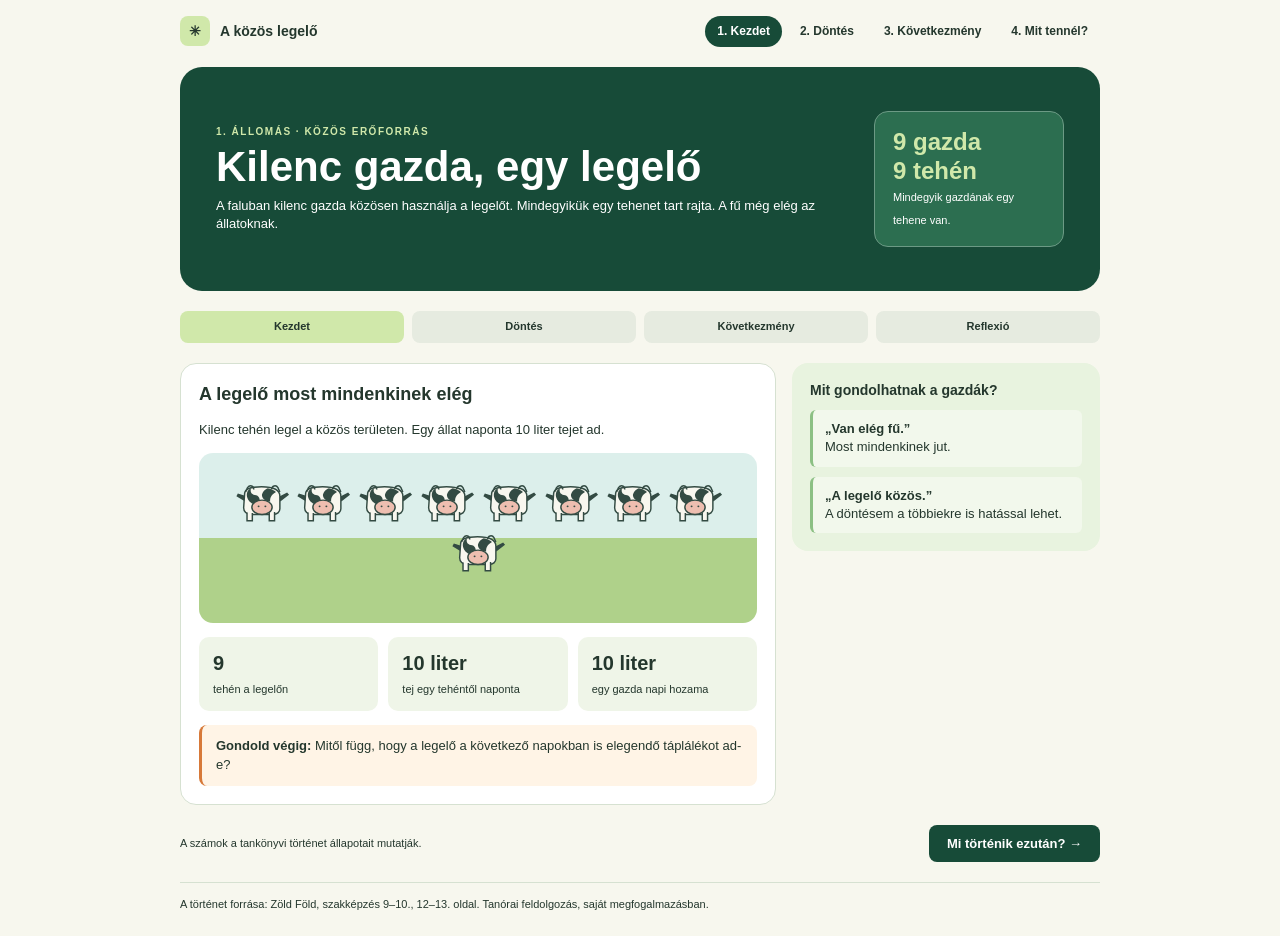
<file: index.html>
<!DOCTYPE html>
<html lang="hu">
<head>
  <meta charset="UTF-8">
  <meta name="viewport" content="width=device-width, initial-scale=1">
  <title>Jorgensen-Botos Nicolay Lucas</title>
  <link rel="stylesheet" href="style.css">
  <link rel="stylesheet" href="halado_animacio.css">
</head>
<body>
  <div class="oldal">
    <header class="felso-sav">
      <div class="logo"><span class="logo-jel">✳</span> A közös legelő</div>
      <nav class="menu" aria-label="Fő navigáció">
        <a href="index.html" class="aktiv">1. Kezdet</a>
        <a href="dontes.html">2. Döntés</a>
        <a href="kovetkezmeny.html">3. Következmény</a>
        <a href="reflexio.html">4. Mit tennél?</a>
      </nav>
    </header>

    <section class="fejlec">
      <div class="fejlec-szoveg">
        <p class="cimke">1. állomás · közös erőforrás</p>
        <h1>Kilenc gazda, egy legelő</h1>
        <p>A faluban kilenc gazda közösen használja a legelőt. Mindegyikük egy tehenet tart rajta. A fű még elég az állatoknak.</p>
      </div>
      <div class="fejlec-doboz"><strong>9 gazda<br>9 tehén</strong><span>Mindegyik gazdának egy tehene van.</span></div>
    </section>

    <nav class="fulek" aria-label="Állomások">
      <a href="index.html" class="aktiv">Kezdet</a>
      <a href="dontes.html">Döntés</a>
      <a href="kovetkezmeny.html">Következmény</a>
      <a href="reflexio.html">Reflexió</a>
    </nav>

    <main class="tartalom">
      <section class="kartya">
        <h2>A legelő most mindenkinek elég</h2>
        <p>Kilenc tehén legel a közös területen. Egy állat naponta 10 liter tejet ad.</p>
        <div class="legelo">
          <img src="assets/tehen.svg" alt="Tehén" style="--i: 0">
          <img src="assets/tehen.svg" alt="Tehén" style="--i: 1">
          <img src="assets/tehen.svg" alt="Tehén" style="--i: 2">
          <img src="assets/tehen.svg" alt="Tehén" style="--i: 3">
          <img src="assets/tehen.svg" alt="Tehén" style="--i: 4">
          <img src="assets/tehen.svg" alt="Tehén" style="--i: 5">
          <img src="assets/tehen.svg" alt="Tehén" style="--i: 6">
          <img src="assets/tehen.svg" alt="Tehén" style="--i: 7">
          <img src="assets/tehen.svg" alt="Tehén" style="--i: 8">
        </div>
        <div class="szamok">
          <div class="szam"><strong>9</strong><span>tehén a legelőn</span></div>
          <div class="szam"><strong>10 liter</strong><span>tej egy tehéntől naponta</span></div>
          <div class="szam"><strong>10 liter</strong><span>egy gazda napi hozama</span></div>
        </div>
        <p class="gondold"><strong>Gondold végig:</strong> Mitől függ, hogy a legelő a következő napokban is elegendő táplálékot ad-e?</p>
      </section>
      <aside class="oldalsav">
        <h2>Mit gondolhatnak a gazdák?</h2>
        <div class="velemeny"><strong>„Van elég fű.”</strong>Most mindenkinek jut.</div>
        <div class="velemeny"><strong>„A legelő közös.”</strong>A döntésem a többiekre is hatással lehet.</div>
      </aside>
    </main>

    <div class="gombsor">
      <small>A számok a tankönyvi történet állapotait mutatják.</small>
      <a class="gomb" href="dontes.html">Mi történik ezután? →</a>
    </div>

    <footer>A történet forrása: Zöld Föld, szakképzés 9–10., 12–13. oldal. Tanórai feldolgozás, saját megfogalmazásban.</footer>
  </div>
</body>
</html>
</file>
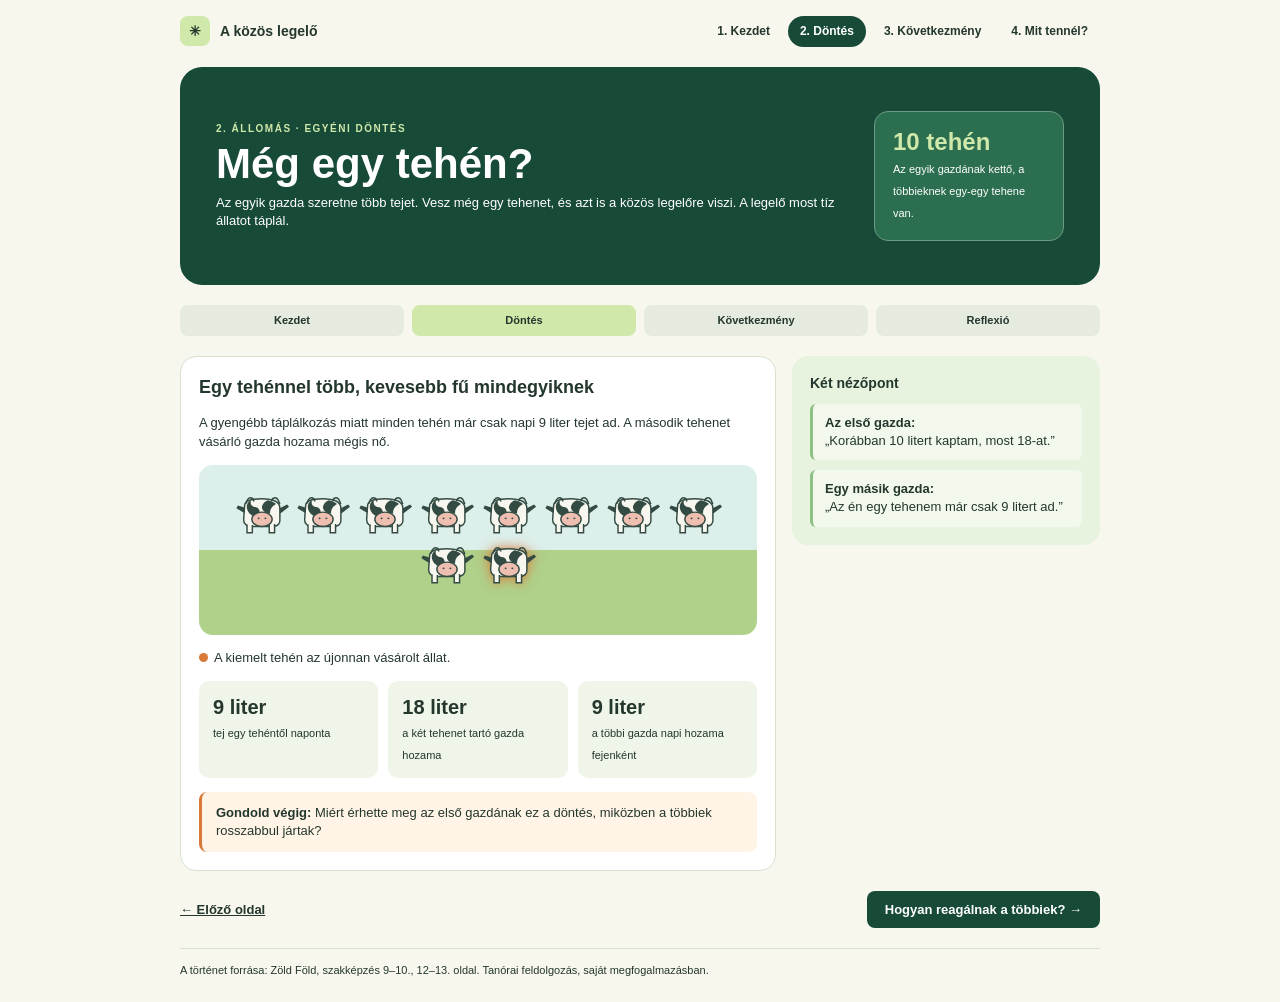
<file: dontes.html>
<!DOCTYPE html>
<html lang="hu">
<head>
  <meta charset="UTF-8">
  <meta name="viewport" content="width=device-width, initial-scale=1">
  <title>Jorgensen-Botos Nicolay Lucas</title>
  <link rel="stylesheet" href="style.css">
  <link rel="stylesheet" href="halado_animacio.css">
</head>
<body>
  <div class="oldal">
    <header class="felso-sav">
      <div class="logo"><span class="logo-jel">✳</span> A közös legelő</div>
      <nav class="menu" aria-label="Fő navigáció">
        <a href="index.html">1. Kezdet</a>
        <a href="dontes.html" class="aktiv">2. Döntés</a>
        <a href="kovetkezmeny.html">3. Következmény</a>
        <a href="reflexio.html">4. Mit tennél?</a>
      </nav>
    </header>

    <section class="fejlec">
      <div class="fejlec-szoveg">
        <p class="cimke">2. állomás · egyéni döntés</p>
        <h1>Még egy tehén?</h1>
        <p>Az egyik gazda szeretne több tejet. Vesz még egy tehenet, és azt is a közös legelőre viszi. A legelő most tíz állatot táplál.</p>
      </div>
      <div class="fejlec-doboz"><strong>10 tehén</strong><span>Az egyik gazdának kettő, a többieknek egy-egy tehene van.</span></div>
    </section>

    <nav class="fulek" aria-label="Állomások">
      <a href="index.html">Kezdet</a>
      <a href="dontes.html" class="aktiv">Döntés</a>
      <a href="kovetkezmeny.html">Következmény</a>
      <a href="reflexio.html">Reflexió</a>
    </nav>

    <main class="tartalom">
      <section class="kartya">
        <h2>Egy tehénnel több, kevesebb fű mindegyiknek</h2>
        <p>A gyengébb táplálkozás miatt minden tehén már csak napi 9 liter tejet ad. A második tehenet vásárló gazda hozama mégis nő.</p>
        <div class="legelo">
          <img src="assets/tehen.svg" alt="Tehén" style="--i: 0">
          <img src="assets/tehen.svg" alt="Tehén" style="--i: 1">
          <img src="assets/tehen.svg" alt="Tehén" style="--i: 2">
          <img src="assets/tehen.svg" alt="Tehén" style="--i: 3">
          <img src="assets/tehen.svg" alt="Tehén" style="--i: 4">
          <img src="assets/tehen.svg" alt="Tehén" style="--i: 5">
          <img src="assets/tehen.svg" alt="Tehén" style="--i: 6">
          <img src="assets/tehen.svg" alt="Tehén" style="--i: 7">
          <img src="assets/tehen.svg" alt="Tehén" style="--i: 8">
          <img class="kiemelt" src="assets/tehen.svg" alt="Az újonnan vásárolt tehén" style="--i: 9">
        </div>
        <p class="jelmagyarazat">A kiemelt tehén az újonnan vásárolt állat.</p>
        <div class="szamok">
          <div class="szam"><strong>9 liter</strong><span>tej egy tehéntől naponta</span></div>
          <div class="szam"><strong>18 liter</strong><span>a két tehenet tartó gazda hozama</span></div>
          <div class="szam"><strong>9 liter</strong><span>a többi gazda napi hozama fejenként</span></div>
        </div>
        <p class="gondold"><strong>Gondold végig:</strong> Miért érhette meg az első gazdának ez a döntés, miközben a többiek rosszabbul jártak?</p>
      </section>
      <aside class="oldalsav">
        <h2>Két nézőpont</h2>
        <div class="velemeny"><strong>Az első gazda:</strong>„Korábban 10 litert kaptam, most 18-at.”</div>
        <div class="velemeny"><strong>Egy másik gazda:</strong>„Az én egy tehenem már csak 9 litert ad.”</div>
      </aside>
    </main>

    <div class="gombsor">
      <a class="gomb vissza" href="index.html">← Előző oldal</a>
      <a class="gomb" href="kovetkezmeny.html">Hogyan reagálnak a többiek? →</a>
    </div>

    <footer>A történet forrása: Zöld Föld, szakképzés 9–10., 12–13. oldal. Tanórai feldolgozás, saját megfogalmazásban.</footer>
  </div>
</body>
</html>
</file>
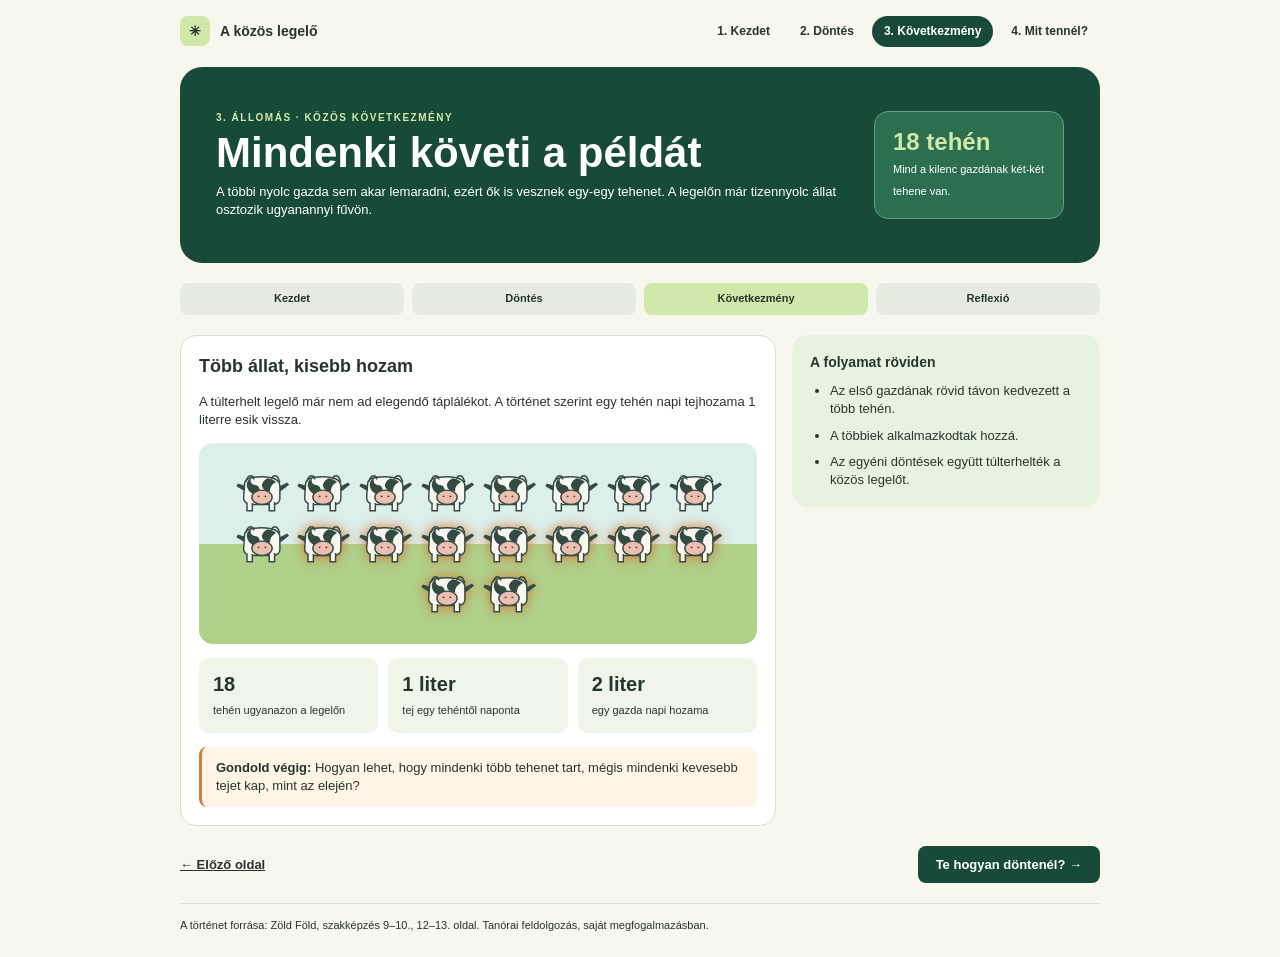
<file: kovetkezmeny.html>
<!DOCTYPE html>
<html lang="hu">
<head>
  <meta charset="UTF-8">
  <meta name="viewport" content="width=device-width, initial-scale=1">
  <title>Jorgensen-Botos Nicolay Lucas</title>
  <link rel="stylesheet" href="style.css">
  <link rel="stylesheet" href="halado_animacio.css">
</head>
<body>
  <div class="oldal">
    <header class="felso-sav">
      <div class="logo"><span class="logo-jel">✳</span> A közös legelő</div>
      <nav class="menu" aria-label="Fő navigáció">
        <a href="index.html">1. Kezdet</a>
        <a href="dontes.html">2. Döntés</a>
        <a href="kovetkezmeny.html" class="aktiv">3. Következmény</a>
        <a href="reflexio.html">4. Mit tennél?</a>
      </nav>
    </header>

    <section class="fejlec">
      <div class="fejlec-szoveg">
        <p class="cimke">3. állomás · közös következmény</p>
        <h1>Mindenki követi a példát</h1>
        <p>A többi nyolc gazda sem akar lemaradni, ezért ők is vesznek egy-egy tehenet. A legelőn már tizennyolc állat osztozik ugyanannyi fűvön.</p>
      </div>
      <div class="fejlec-doboz"><strong>18 tehén</strong><span>Mind a kilenc gazdának két-két tehene van.</span></div>
    </section>

    <nav class="fulek" aria-label="Állomások">
      <a href="index.html">Kezdet</a>
      <a href="dontes.html">Döntés</a>
      <a href="kovetkezmeny.html" class="aktiv">Következmény</a>
      <a href="reflexio.html">Reflexió</a>
    </nav>

    <main class="tartalom">
      <section class="kartya">
        <h2>Több állat, kisebb hozam</h2>
        <p>A túlterhelt legelő már nem ad elegendő táplálékot. A történet szerint egy tehén napi tejhozama 1 literre esik vissza.</p>
        <div class="legelo">
          <img src="assets/tehen.svg" alt="Tehén" style="--i: 0">
          <img src="assets/tehen.svg" alt="Tehén" style="--i: 1">
          <img src="assets/tehen.svg" alt="Tehén" style="--i: 2">
          <img src="assets/tehen.svg" alt="Tehén" style="--i: 3">
          <img src="assets/tehen.svg" alt="Tehén" style="--i: 4">
          <img src="assets/tehen.svg" alt="Tehén" style="--i: 5">
          <img src="assets/tehen.svg" alt="Tehén" style="--i: 6">
          <img src="assets/tehen.svg" alt="Tehén" style="--i: 7">
          <img src="assets/tehen.svg" alt="Tehén" style="--i: 8">
          <img class="kiemelt" src="assets/tehen.svg" alt="Újonnan vásárolt tehén" style="--i: 9">
          <img class="kiemelt" src="assets/tehen.svg" alt="Újonnan vásárolt tehén" style="--i: 10">
          <img class="kiemelt" src="assets/tehen.svg" alt="Újonnan vásárolt tehén" style="--i: 11">
          <img class="kiemelt" src="assets/tehen.svg" alt="Újonnan vásárolt tehén" style="--i: 12">
          <img class="kiemelt" src="assets/tehen.svg" alt="Újonnan vásárolt tehén" style="--i: 13">
          <img class="kiemelt" src="assets/tehen.svg" alt="Újonnan vásárolt tehén" style="--i: 14">
          <img class="kiemelt" src="assets/tehen.svg" alt="Újonnan vásárolt tehén" style="--i: 15">
          <img class="kiemelt" src="assets/tehen.svg" alt="Újonnan vásárolt tehén" style="--i: 16">
          <img class="kiemelt" src="assets/tehen.svg" alt="Újonnan vásárolt tehén" style="--i: 17">
        </div>
        <div class="szamok">
          <div class="szam"><strong>18</strong><span>tehén ugyanazon a legelőn</span></div>
          <div class="szam"><strong>1 liter</strong><span>tej egy tehéntől naponta</span></div>
          <div class="szam"><strong>2 liter</strong><span>egy gazda napi hozama</span></div>
        </div>
        <p class="gondold"><strong>Gondold végig:</strong> Hogyan lehet, hogy mindenki több tehenet tart, mégis mindenki kevesebb tejet kap, mint az elején?</p>
      </section>
      <aside class="oldalsav">
        <h2>A folyamat röviden</h2>
        <ul>
          <li>Az első gazdának rövid távon kedvezett a több tehén.</li>
          <li>A többiek alkalmazkodtak hozzá.</li>
          <li>Az egyéni döntések együtt túlterhelték a közös legelőt.</li>
        </ul>
      </aside>
    </main>

    <div class="gombsor">
      <a class="gomb vissza" href="dontes.html">← Előző oldal</a>
      <a class="gomb" href="reflexio.html">Te hogyan döntenél? →</a>
    </div>

    <footer>A történet forrása: Zöld Föld, szakképzés 9–10., 12–13. oldal. Tanórai feldolgozás, saját megfogalmazásban.</footer>
  </div>
</body>
</html>
</file>
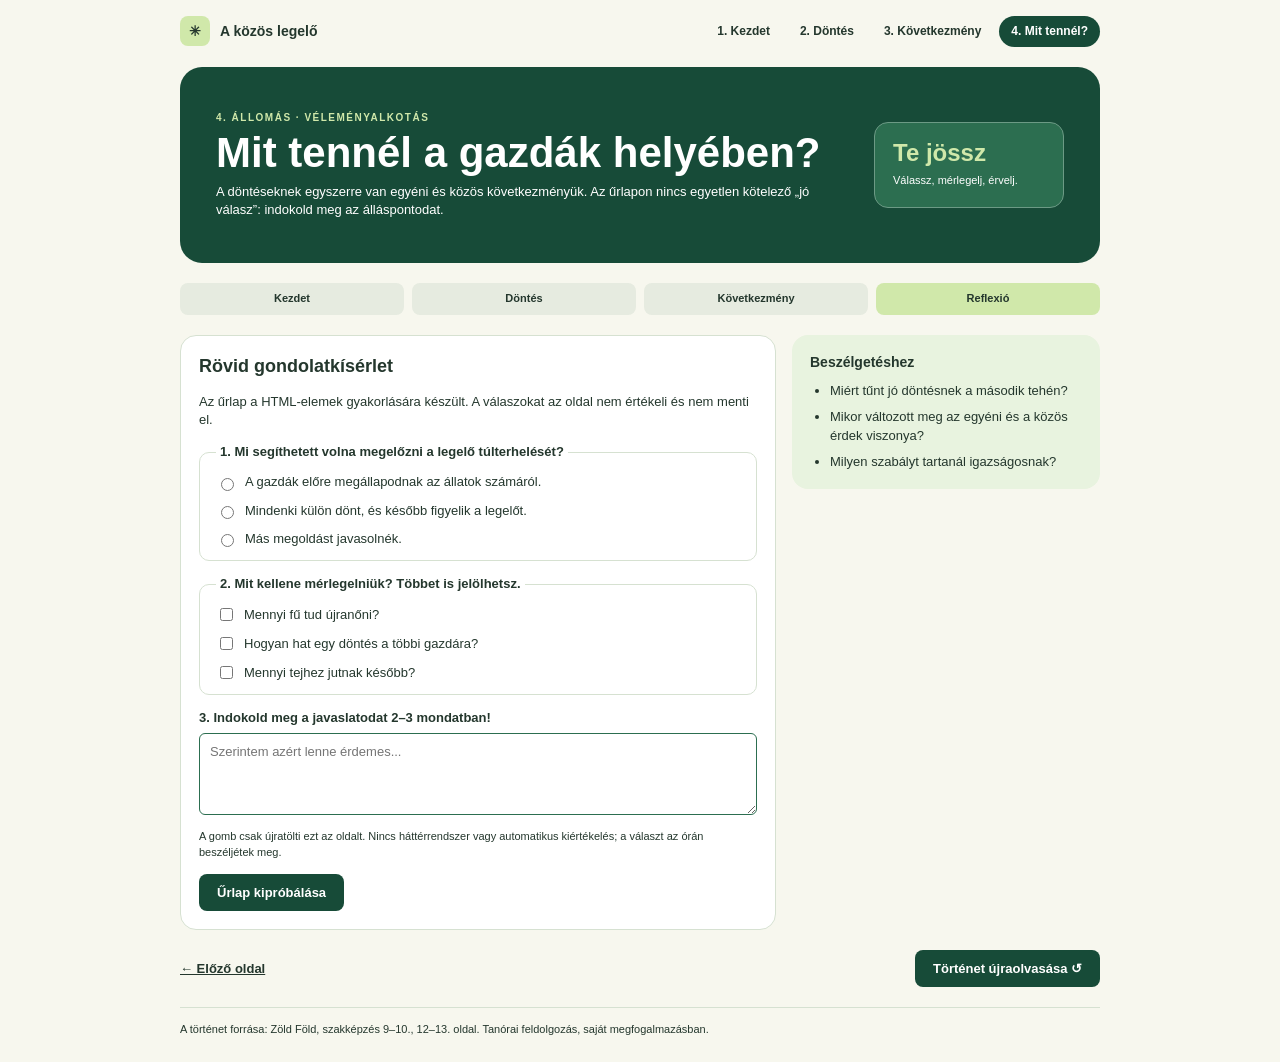
<file: reflexio.html>
<!DOCTYPE html>
<html lang="hu">
<head>
  <meta charset="UTF-8">
  <meta name="viewport" content="width=device-width, initial-scale=1">
  <title>Jorgensen-Botos Nicolay Lucas</title>
  <link rel="stylesheet" href="style.css">
</head>
<body>
  <div class="oldal">
    <header class="felso-sav">
      <div class="logo"><span class="logo-jel">✳</span> A közös legelő</div>
      <nav class="menu" aria-label="Fő navigáció">
        <a href="index.html">1. Kezdet</a>
        <a href="dontes.html">2. Döntés</a>
        <a href="kovetkezmeny.html">3. Következmény</a>
        <a href="reflexio.html" class="aktiv">4. Mit tennél?</a>
      </nav>
    </header>

    <section class="fejlec">
      <div class="fejlec-szoveg">
        <p class="cimke">4. állomás · véleményalkotás</p>
        <h1>Mit tennél a gazdák helyében?</h1>
        <p>A döntéseknek egyszerre van egyéni és közös következményük. Az űrlapon nincs egyetlen kötelező „jó válasz”: indokold meg az álláspontodat.</p>
      </div>
      <div class="fejlec-doboz"><strong>Te jössz</strong><span>Válassz, mérlegelj, érvelj.</span></div>
    </section>

    <nav class="fulek" aria-label="Állomások">
      <a href="index.html">Kezdet</a>
      <a href="dontes.html">Döntés</a>
      <a href="kovetkezmeny.html">Következmény</a>
      <a href="reflexio.html" class="aktiv">Reflexió</a>
    </nav>

    <main class="tartalom">
      <section class="kartya">
        <h2>Rövid gondolatkísérlet</h2>
        <p>Az űrlap a HTML-elemek gyakorlására készült. A válaszokat az oldal nem értékeli és nem menti el.</p>
        <form action="reflexio.html" method="get">
          <fieldset>
            <legend>1. Mi segíthetett volna megelőzni a legelő túlterhelését?</legend>
            <label><input type="radio" name="megoldas" value="megallapodas" required> A gazdák előre megállapodnak az állatok számáról.</label>
            <label><input type="radio" name="megoldas" value="kulon"> Mindenki külön dönt, és később figyelik a legelőt.</label>
            <label><input type="radio" name="megoldas" value="mas"> Más megoldást javasolnék.</label>
          </fieldset>

          <fieldset>
            <legend>2. Mit kellene mérlegelniük? Többet is jelölhetsz.</legend>
            <label><input type="checkbox" name="szempont" value="fu"> Mennyi fű tud újranőni?</label>
            <label><input type="checkbox" name="szempont" value="hatas"> Hogyan hat egy döntés a többi gazdára?</label>
            <label><input type="checkbox" name="szempont" value="tej"> Mennyi tejhez jutnak később?</label>
          </fieldset>

          <label class="mezo" for="indok">3. Indokold meg a javaslatodat 2–3 mondatban!
            <textarea id="indok" name="indok" rows="4" placeholder="Szerintem azért lenne érdemes..."></textarea>
          </label>

          <p class="megjegyzes">A gomb csak újratölti ezt az oldalt. Nincs háttérrendszer vagy automatikus kiértékelés; a választ az órán beszéljétek meg.</p>
          <button class="gomb" type="submit">Űrlap kipróbálása</button>
        </form>
      </section>
      <aside class="oldalsav">
        <h2>Beszélgetéshez</h2>
        <ul>
          <li>Miért tűnt jó döntésnek a második tehén?</li>
          <li>Mikor változott meg az egyéni és a közös érdek viszonya?</li>
          <li>Milyen szabályt tartanál igazságosnak?</li>
        </ul>
      </aside>
    </main>

    <div class="gombsor">
      <a class="gomb vissza" href="kovetkezmeny.html">← Előző oldal</a>
      <a class="gomb" href="index.html">Történet újraolvasása ↺</a>
    </div>

    <footer>A történet forrása: Zöld Föld, szakképzés 9–10., 12–13. oldal. Tanórai feldolgozás, saját megfogalmazásban.</footer>
  </div>
</body>
</html>
</file>
<file: style.css>
:root {
  --ink: #24372d;
  --green: #2c6e50;
  --dark: #174b38;
  --mint: #e8f3df;
  --cream: #f7f7ee;
  --line: #d6e1d1;
  --orange: #d77939;
  --white: #fff;
  --vilagoszold: #d0e8aa;
  --eg: #dcefeb;
  --fu: #afd18a;
}

* {
  box-sizing: border-box;
}

body {
  margin: 0;
  background: var(--cream);
  color: var(--ink);
  font-family: "Segoe UI", sans-serif;
  line-height: 1.4;
}

.oldal {
  display: flex;
  flex-direction: column;
  gap: 20px;
  max-width: 960px;
  margin: 0 auto;
  padding: 16px 20px 24px;
}

a {
  color: inherit;
}

.felso-sav {
  display: flex;
  justify-content: space-between;
  align-items: center;
  flex-wrap: wrap;
  gap: 10px;
}

.logo {
  display: flex;
  align-items: center;
  gap: 10px;
  font-weight: 700;
  font-size: 14px;
}

.logo-jel {
  display: flex;
  align-items: center;
  justify-content: center;
  width: 30px;
  height: 30px;
  border-radius: 8px;
  background: var(--vilagoszold);
}

.menu {
  display: flex;
  flex-wrap: wrap;
  gap: 6px;
}

.menu a {
  padding: 7px 12px;
  border-radius: 999px;
  font-size: 12px;
  font-weight: 600;
  text-decoration: none;
}

.menu a.aktiv {
  background: var(--dark);
  color: var(--white);
}

.fejlec {
  display: flex;
  justify-content: space-between;
  align-items: center;
  flex-wrap: wrap;
  gap: 24px;
  padding: 44px 36px;
  border-radius: 22px;
  background: var(--dark);
  color: var(--white);
}

.fejlec-szoveg {
  flex: 1 1 380px;
}

.cimke {
  margin: 0 0 6px;
  font-size: 10px;
  font-weight: 700;
  letter-spacing: .15em;
  text-transform: uppercase;
  color: var(--vilagoszold);
}

.fejlec h1 {
  margin: 0;
  font-size: 42px;
  line-height: 1.05;
}

.fejlec-szoveg p:last-child {
  margin: 8px 0 0;
  font-size: 13px;
}

.fejlec-doboz {
  flex: 0 1 190px;
  padding: 16px 18px;
  border: 1px solid #6c9a85;
  border-radius: 14px;
  background: var(--green);
}

.fejlec-doboz strong {
  display: block;
  font-size: 24px;
  line-height: 1.2;
  color: var(--vilagoszold);
}

.fejlec-doboz span {
  font-size: 11px;
}

.fulek {
  display: flex;
  gap: 8px;
}

.fulek a {
  flex: 1;
  padding: 8px;
  border-radius: 8px;
  background: #e6ebe0;
  font-size: 11px;
  font-weight: 700;
  text-align: center;
  text-decoration: none;
}

.fulek a.aktiv {
  background: var(--vilagoszold);
}

.tartalom {
  display: flex;
  align-items: flex-start;
  flex-wrap: wrap;
  gap: 16px;
}

.kartya {
  flex: 2 1 420px;
  display: flex;
  flex-direction: column;
  gap: 14px;
  padding: 18px;
  border: 1px solid var(--line);
  border-radius: 16px;
  background: var(--white);
}

.kartya h2,
.oldalsav h2 {
  margin: 0;
  font-size: 18px;
}

.kartya>p {
  margin: 0;
  font-size: 13px;
}

.oldalsav {
  flex: 1 1 220px;
  display: flex;
  flex-direction: column;
  gap: 10px;
  padding: 18px;
  border-radius: 16px;
  background: var(--mint);
}

.oldalsav h2 {
  font-size: 14px;
}

.oldalsav ul {
  margin: 0;
  padding-left: 20px;
  font-size: 13px;
  display: flex;
  flex-direction: column;
  gap: 8px;
}

.velemeny {
  padding: 10px 12px;
  border-left: 3px solid #8cc084;
  border-radius: 6px;
  background: #f2f8ec;
  font-size: 13px;
}

.velemeny strong {
  display: block;
}

.legelo {
  display: flex;
  flex-wrap: wrap;
  justify-content: center;
  align-content: flex-start;
  gap: 6px 4px;
  padding: 28px 16px;
  min-height: 170px;
  border-radius: 14px;
  background: linear-gradient(var(--eg) 50%, var(--fu) 50%);
}

.legelo img {
  width: 11%;
  min-width: 44px;
  height: auto;
}

.legelo img.kiemelt {
  filter: drop-shadow(0 0 6px var(--orange));
}

.jelmagyarazat {
  margin: 0;
  font-size: 11px;
}

.jelmagyarazat::before {
  content: "";
  display: inline-block;
  width: 9px;
  height: 9px;
  margin-right: 6px;
  border-radius: 50%;
  background: var(--orange);
}

.szamok {
  display: flex;
  flex-wrap: wrap;
  gap: 10px;
}

.szam {
  flex: 1 1 120px;
  padding: 12px 14px;
  border-radius: 10px;
  background: #eff5e8;
}

.szam strong {
  display: block;
  font-size: 20px;
}

.szam span {
  font-size: 11px;
}

.kartya>p.gondold {
  padding: 12px 14px;
  border-left: 3px solid var(--orange);
  border-radius: 8px;
  background: #fff4e6;
}

.gombsor {
  display: flex;
  justify-content: space-between;
  align-items: center;
  flex-wrap: wrap;
  gap: 12px;
}

.gombsor small {
  font-size: 11px;
}

.gomb {
  padding: 11px 18px;
  border: 0;
  border-radius: 8px;
  background: var(--dark);
  color: var(--white);
  font: 700 13px "Segoe UI", sans-serif;
  text-decoration: none;
  cursor: pointer;
}

.gomb.vissza {
  padding: 0;
  background: none;
  color: var(--ink);
  text-decoration: underline;
}

footer {
  padding-top: 14px;
  border-top: 1px solid var(--line);
  font-size: 11px;
}

form {
  display: flex;
  flex-direction: column;
  gap: 14px;
}

fieldset {
  display: flex;
  flex-direction: column;
  gap: 10px;
  margin: 0;
  padding: 12px 16px;
  border: 1px solid var(--line);
  border-radius: 10px;
  font-size: 13px;
}

legend {
  padding: 0 4px;
  font-weight: 700;
}

fieldset label {
  display: flex;
  align-items: center;
  gap: 8px;
}

.mezo {
  display: flex;
  flex-direction: column;
  gap: 6px;
  font-size: 13px;
  font-weight: 700;
}

textarea {
  min-height: 80px;
  padding: 10px;
  border: 1px solid var(--green);
  border-radius: 6px;
  font: 13px "Segoe UI", sans-serif;
  resize: vertical;
}

.megjegyzes {
  margin: 0;
  font-size: 11px;
}

form .gomb {
  align-self: flex-start;
}

@media (max-width: 600px) {
  .fejlec h1 {
    font-size: 32px;
  }

  .fulek {
    flex-wrap: wrap;
  }
}
</file>
<file: halado_animacio.css>
@keyframes megjelenes {
  from {
    opacity: 0;
    transform: translateY(14px) scale(.8);
  }

  to {
    opacity: 1;
    transform: none;
  }
}

@keyframes kiemel {

  0%,
  100% {
    transform: translateY(0);
  }

  50% {
    transform: translateY(-5px);
  }
}

.legelo img {
  animation: megjelenes .5s ease-out both;
  animation-delay: calc(var(--i, 0) * 80ms);
}

.legelo img.kiemelt {
  animation: megjelenes .5s ease-out both, kiemel 1.6s ease-in-out infinite;
  animation-delay: calc(var(--i, 0) * 80ms), calc(var(--i, 0) * 80ms + .5s);
}

@media (prefers-reduced-motion: reduce) {

  .legelo img,
  .legelo img.kiemelt {
    animation: none;
  }
}
</file>
